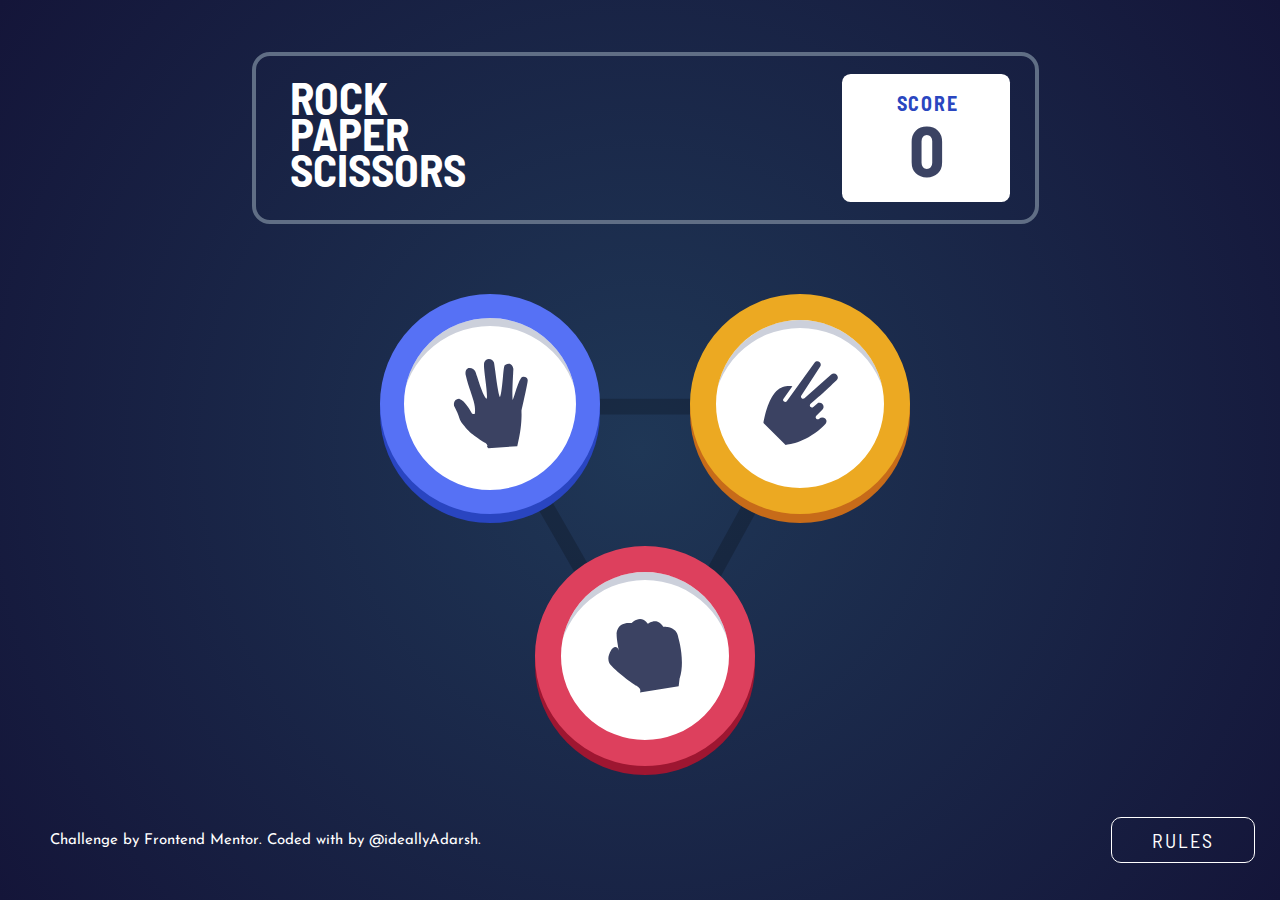
<file: index.html>
<!DOCTYPE html>
<html lang="en">

<head>
    <meta charset="UTF-8">

    <!-- displays site properly based on user's device -->
    <meta name="viewport" content="width=device-width, initial-scale=1.0">

    <title>Frontend Mentor | Rock, Paper, Scissors, Lizard and Spock</title>

    <!-- Stylesheets -->
    <link rel="icon" type="image/png" sizes="32x32" href="./images/favicon-32x32.png">
    <link rel="stylesheet" href="css/main.css">

    <!-- Google Fonts -->
    <link rel="preconnect" href="https://fonts.gstatic.com">
    <link
        href="https://fonts.googleapis.com/css2?family=Barlow+Semi+Condensed:wght@600;700&family=Josefin+Sans:wght@500;600;700&display=swap"
        rel="stylesheet">

    <!-- Font-awesome -->
    <link href="https://kit-pro.fontawesome.com/releases/v5.12.1/css/pro.min.css" rel="stylesheet">

</head>

<body>

    <div class="container">

        <!-- Scoreboard Section -->
        <div class="scoreboard">
            <ul class="scoreboard__list">
                <li class="scoreboard__list__items">Rock</li>
                <li class="scoreboard__list__items">Paper</li>
                <li class="scoreboard__list__items">Scissors</li>
            </ul>
            <div class="scoreboard__score-display">
                <h2 class="scoreboard__score-display__text">
                    Score
                    <span class="scoreboard__score-display__score" id="score">12</span>
                </h2>
            </div>
        </div>
        <!-- End of Scoreboard Section -->

        <!-- Main-Game Section -->
        <main class="main-section">
            <div class="main-game">
                <div class="main-game__container" id="main-game">
                    <img src="./images/bg-triangle.svg" alt="triangle" class="main-game__triangle">
                    <div class="main-game__circle-paper circle" id="paper"></div>
                    <div class="main-game__circle-scissors circle" id="scissors"></div>
                    <div class="main-game__circle-rock circle" id="rock"></div>
                </div>
            </div>

            <!-- Result Section -->
            <section class="result">
                    <div class="player-picked player-picked-container">
                        <h3 class="player-picked__heading">You Picked</h3>
                        <div class="player-picked__circle player-choose"></div>
                    </div>

                    <div class="announcement">
                        <h2 class="announcement__heading heading-winner">You Lose</h2>
                        <div class="announcement__btn reset">Play Again</div>
                    </div>

                    <div class="house-picked house-picked-container">
                        <h3 class="house-picked__heading">The house picked</h3>
                        <div class="house-picked__circle computer-choose"></div>
                    </div>
            </section>
            <!-- End of Result Section -->
        <!-- End of Main-Game Section -->
        </main>

        <!-- Final Section -->
        <div class="final">
            <!-- <div class="btn-final bonus" id="bonus">
                Extended
            </div> -->

            <div class="attribution">
                Challenge by <a href="https://www.frontendmentor.io?ref=challenge" target="_blank">Frontend Mentor</a>.
                Coded with <i class="fad fa-heart heart-footer"></i> by <a href="https://www.twitter.com/ideallyAdarsh"
                    target="_blank">@ideallyAdarsh</a>.
            </div>

            <div class="btn-final rules" id="rules">
                Rules
            </div>
        </div>
        <!--End of Final Section -->
    </div>

    <!-- Modal -->
    <div class="modal-overlay">
        <div class="modal-container">
            <div class="modal-top">
                <h3>Rules</h3>
                <img src="./images/icon-close.svg" alt="close modal" class="close-btn">
            </div>
            <img src="./images/image-rules.svg" alt="Rules" class="img-rules">
        </div>
    </div>
    <!-- End of Modal -->


    <!-- Scripts -->

    <script src="scripts/index.js"></script>
</body>

</html>
</file>
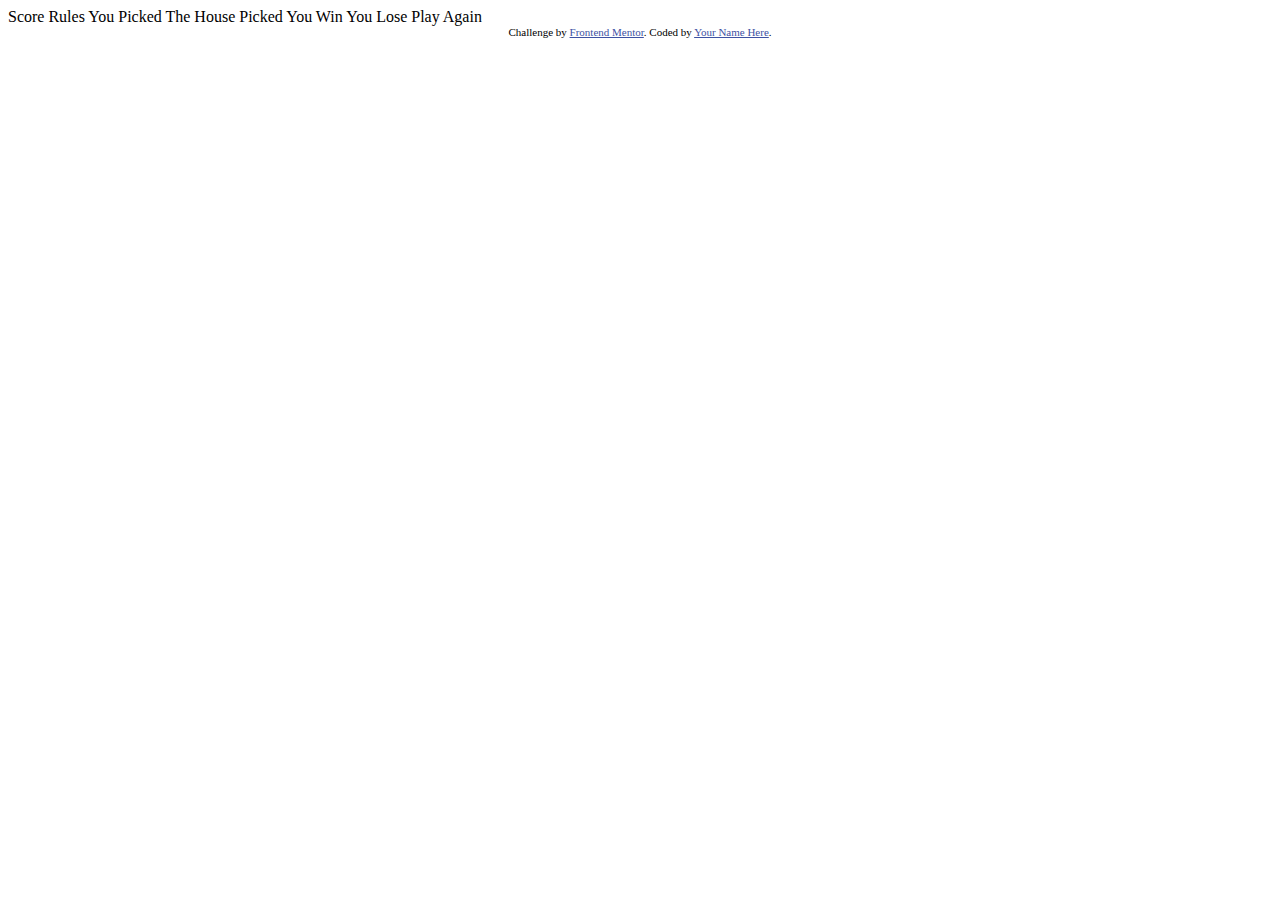
<file: index-guide.html>
<!DOCTYPE html>
<html lang="en">
<head>
  <meta charset="UTF-8">
  <meta name="viewport" content="width=device-width, initial-scale=1.0"> <!-- displays site properly based on user's device -->

  <link rel="icon" type="image/png" sizes="32x32" href="./images/favicon-32x32.png">
  
  <title>Frontend Mentor | Rock, Paper, Scissors, Lizard and Spock</title>

  Score
  Rules

  You Picked
  The House Picked

  You Win
  You Lose

  Play Again

  <!-- Feel free to remove these styles or customise in your own stylesheet 👍 -->
  <style>
    .attribution { font-size: 11px; text-align: center; }
    .attribution a { color: hsl(228, 45%, 44%); }
  </style>
</head>
<body>


  
  <div class="attribution">
    Challenge by <a href="https://www.frontendmentor.io?ref=challenge" target="_blank">Frontend Mentor</a>. 
    Coded by <a href="#">Your Name Here</a>.
  </div>
</body>
</html>
</file>
<file: css/main.css>
/* COLOR VARIABLES */
/*### Primary ####*/
/*### Neutral ###*/
/*### Background ###*/
/* Neon text color */
/* Intial animation for the Circle */
@-webkit-keyframes init-circle-paper {
  0% {
    -webkit-transform: translate(16rem, 115px) scale(0.1) rotate(360deg);
            transform: translate(16rem, 115px) scale(0.1) rotate(360deg);
  }
  100% {
    -webkit-transform: translate() scale(1);
            transform: translate() scale(1);
  }
}
@keyframes init-circle-paper {
  0% {
    -webkit-transform: translate(16rem, 115px) scale(0.1) rotate(360deg);
            transform: translate(16rem, 115px) scale(0.1) rotate(360deg);
  }
  100% {
    -webkit-transform: translate() scale(1);
            transform: translate() scale(1);
  }
}

@-webkit-keyframes init-circle-scissors {
  0% {
    -webkit-transform: translate(-16rem, 115px) scale(0.1) rotate(360deg);
            transform: translate(-16rem, 115px) scale(0.1) rotate(360deg);
  }
  100% {
    -webkit-transform: translate() scale(1);
            transform: translate() scale(1);
  }
}

@keyframes init-circle-scissors {
  0% {
    -webkit-transform: translate(-16rem, 115px) scale(0.1) rotate(360deg);
            transform: translate(-16rem, 115px) scale(0.1) rotate(360deg);
  }
  100% {
    -webkit-transform: translate() scale(1);
            transform: translate() scale(1);
  }
}

@-webkit-keyframes init-circle-rock {
  0% {
    -webkit-transform: translateY(-145px) scale(0.1) rotate(360deg);
            transform: translateY(-145px) scale(0.1) rotate(360deg);
  }
  100% {
    -webkit-transform: translate() scale(1);
            transform: translate() scale(1);
  }
}

@keyframes init-circle-rock {
  0% {
    -webkit-transform: translateY(-145px) scale(0.1) rotate(360deg);
            transform: translateY(-145px) scale(0.1) rotate(360deg);
  }
  100% {
    -webkit-transform: translate() scale(1);
            transform: translate() scale(1);
  }
}

/* End of Intial animation for the Circle */
/* pulse-animation */
@-webkit-keyframes super-pulse {
  25% {
    -webkit-transform: scale(1.2);
            transform: scale(1.2);
  }
  75% {
    -webkit-transform: scale(0.8);
            transform: scale(0.8);
  }
}
@keyframes super-pulse {
  25% {
    -webkit-transform: scale(1.2);
            transform: scale(1.2);
  }
  75% {
    -webkit-transform: scale(0.8);
            transform: scale(0.8);
  }
}

/* end of pulse-animation */
/* result circles*/
@-webkit-keyframes init-circle-result {
  0% {
    -webkit-transform: scale(0) rotate(360deg);
            transform: scale(0) rotate(360deg);
  }
  100% {
    -webkit-transform: scale(1);
            transform: scale(1);
  }
}
@keyframes init-circle-result {
  0% {
    -webkit-transform: scale(0) rotate(360deg);
            transform: scale(0) rotate(360deg);
  }
  100% {
    -webkit-transform: scale(1);
            transform: scale(1);
  }
}

@-webkit-keyframes result-slide-left {
  0% {
    -webkit-transform: translateX(0rem);
            transform: translateX(0rem);
  }
  100% {
    -webkit-transform: translateX(-12rem);
            transform: translateX(-12rem);
  }
}

@keyframes result-slide-left {
  0% {
    -webkit-transform: translateX(0rem);
            transform: translateX(0rem);
  }
  100% {
    -webkit-transform: translateX(-12rem);
            transform: translateX(-12rem);
  }
}

@-webkit-keyframes result-slide-right {
  0% {
    -webkit-transform: translateX(0rem);
            transform: translateX(0rem);
  }
  100% {
    -webkit-transform: translateX(11rem);
            transform: translateX(11rem);
  }
}

@keyframes result-slide-right {
  0% {
    -webkit-transform: translateX(0rem);
            transform: translateX(0rem);
  }
  100% {
    -webkit-transform: translateX(11rem);
            transform: translateX(11rem);
  }
}

@-webkit-keyframes result-announcement {
  0% {
    -webkit-transform: scale(0);
            transform: scale(0);
  }
  100% {
    -webkit-transform: scale(1);
            transform: scale(1);
  }
}

@keyframes result-announcement {
  0% {
    -webkit-transform: scale(0);
            transform: scale(0);
  }
  100% {
    -webkit-transform: scale(1);
            transform: scale(1);
  }
}

*,
*::after,
*::before {
  margin: 0;
  padding: 0;
  -webkit-box-sizing: inherit;
          box-sizing: inherit;
}

html {
  font-size: 62.5%;
}

body {
  -webkit-box-sizing: border-box;
          box-sizing: border-box;
  background-image: radial-gradient(circle, #1f3756, #141539);
  background-attachment: fixed;
  font-family: 'Barlow Semi Condensed', sans-serif;
}

body .container {
  margin: 0 auto;
  width: 100%;
  height: 100%;
  display: -webkit-box;
  display: -ms-flexbox;
  display: flex;
  -webkit-box-orient: vertical;
  -webkit-box-direction: normal;
      -ms-flex-direction: column;
          flex-direction: column;
  -webkit-box-align: center;
      -ms-flex-align: center;
          align-items: center;
  text-decoration: none;
  overflow: hidden;
}

body .container-blur {
  -webkit-filter: blur(5px);
          filter: blur(5px);
}

.final {
  text-align: center;
  width: 100%;
  padding: 3.3rem 2.5rem 3.5rem 5rem;
  display: -webkit-box;
  display: -ms-flexbox;
  display: flex;
  -webkit-box-pack: justify;
      -ms-flex-pack: justify;
          justify-content: space-between;
  -webkit-box-align: center;
      -ms-flex-align: center;
          align-items: center;
  color: #fff;
}

@media screen and (max-width: 800px) {
  .final {
    -webkit-box-orient: vertical;
    -webkit-box-direction: normal;
        -ms-flex-direction: column;
            flex-direction: column;
    padding: 3.5rem 2.5rem 2rem 2.5rem;
    margin-top: 10rem;
  }
}

.btn-final {
  cursor: pointer;
  text-transform: uppercase;
  font-size: 2rem;
  padding: 1rem 4rem;
  letter-spacing: .2rem;
  border-radius: 1rem;
  border: 0.3px solid #fff;
  position: relative;
  -webkit-transition: all .3s;
  transition: all .3s;
}

@media screen and (max-width: 800px) {
  .btn-final {
    -webkit-box-ordinal-group: 0;
        -ms-flex-order: -1;
            order: -1;
    margin-bottom: 2rem;
    padding: .8rem 3.5rem;
    font-size: 1.8rem;
  }
}

.btn-final:hover {
  color: #1f3756;
}

.btn-final:active {
  -webkit-transform: scale(0.9);
          transform: scale(0.9);
}

.btn-final::after {
  position: absolute;
  content: '';
  width: 100%;
  height: 100%;
  border-radius: 1rem;
  top: 0;
  left: 0;
  -webkit-transform: scale(0);
          transform: scale(0);
  -webkit-transform-origin: top;
          transform-origin: top;
  background: #fff;
  z-index: 1;
  -webkit-transition: all ease-in .3s;
  transition: all ease-in .3s;
}

.btn-final:hover::after {
  -webkit-transform-origin: bottom;
          transform-origin: bottom;
  -webkit-transform: scale(1);
          transform: scale(1);
  z-index: -1;
}

.attribution {
  font-family: 'Josefin Sans', sans-serif;
  font-size: 1.5rem;
}

@media screen and (max-width: 500px) {
  .attribution {
    font-size: 1.4rem;
  }
}

.attribution a {
  color: #fff;
  text-decoration: none;
  position: relative;
  z-index: 1;
  line-height: 2.5rem;
}

.attribution a::after {
  padding: 1rem;
  position: absolute;
  content: '';
  bottom: 0;
  left: 0;
  background: #fff;
  height: 100%;
  width: 100%;
  -webkit-transform: scaleX(0);
          transform: scaleX(0);
  -webkit-transform-origin: right;
          transform-origin: right;
  -webkit-transition: all .3s ease-in;
  transition: all .3s ease-in;
  z-index: -1;
}

.attribution a:hover {
  color: #1f3756;
}

.attribution a:hover::after {
  -webkit-transform: scaleX(1);
          transform: scaleX(1);
  -webkit-transform-origin: left;
          transform-origin: left;
}

.heart-footer {
  font-size: 2rem;
  color: #ff6128;
  -webkit-animation: super-pulse infinite .8s;
          animation: super-pulse infinite .8s;
}

.modal-overlay {
  position: fixed;
  top: 0;
  left: 0;
  width: 100%;
  height: 100%;
  display: -webkit-box;
  display: -ms-flexbox;
  display: flex;
  -webkit-box-pack: center;
      -ms-flex-pack: center;
          justify-content: center;
  -webkit-box-align: center;
      -ms-flex-align: center;
          align-items: center;
  z-index: 10;
  -webkit-transform: scale(0);
          transform: scale(0);
  -webkit-transform-origin: 95% 93%;
          transform-origin: 95% 93%;
  -webkit-transition: all .5s;
  transition: all .5s;
}

@media screen and (max-width: 800px) {
  .modal-overlay {
    -webkit-transform-origin: 51% 88%;
            transform-origin: 51% 88%;
  }
}

/* OPEN/CLOSE MODAL */
.open-modal {
  -webkit-transform: scale(1);
          transform: scale(1);
}

.modal-container {
  color: #1f3756;
  font-size: 3rem;
  text-transform: uppercase;
  background: #fff;
  border-radius: 1rem;
  width: 45rem;
  height: 46rem;
  text-align: center;
}

@media screen and (max-width: 800px) {
  .modal-container {
    font-size: 2.5rem;
    width: 40rem;
    height: 41rem;
  }
}

@media screen and (max-width: 500px) {
  .modal-container {
    width: 30rem;
    height: 31rem;
    font-size: 2.4rem;
  }
}

.modal-container .modal-top {
  padding: 4rem;
  width: 100%;
  display: -webkit-box;
  display: -ms-flexbox;
  display: flex;
  -webkit-box-pack: justify;
      -ms-flex-pack: justify;
          justify-content: space-between;
  -webkit-box-align: center;
      -ms-flex-align: center;
          align-items: center;
}

@media screen and (max-width: 500px) {
  .modal-container .modal-top {
    padding: 3rem;
  }
}

@media screen and (max-width: 500px) {
  .img-rules {
    width: 75%;
  }
}

.close-btn {
  cursor: pointer;
  -webkit-transition: all .3s;
  transition: all .3s;
}

.close-btn:hover {
  -webkit-transform: scale(1.3);
          transform: scale(1.3);
}

.scoreboard {
  text-transform: uppercase;
  margin: 5.2rem 0 0 1rem;
  border-radius: 1.8rem;
  border: 0.4rem solid #606e85;
  width: 78.7rem;
  height: 17.2rem;
  padding: 0 2.5rem 0 3.4rem;
  display: -webkit-box;
  display: -ms-flexbox;
  display: flex;
  -webkit-box-orient: horizontal;
  -webkit-box-direction: normal;
      -ms-flex-direction: row;
          flex-direction: row;
  -webkit-box-pack: justify;
      -ms-flex-pack: justify;
          justify-content: space-between;
  -webkit-box-align: center;
      -ms-flex-align: center;
          align-items: center;
}

@media screen and (max-width: 800px) {
  .scoreboard {
    width: 49rem;
    height: 12rem;
  }
}

@media screen and (max-width: 500px) {
  .scoreboard {
    width: 30rem;
    height: 9rem;
    border-radius: 1rem;
    margin: 4rem 0 0 .5rem;
    padding: 0 1.5rem;
  }
}

.scoreboard__list {
  margin-top: -1rem;
  display: -webkit-box;
  display: -ms-flexbox;
  display: flex;
  -webkit-box-orient: vertical;
  -webkit-box-direction: normal;
      -ms-flex-direction: column;
          flex-direction: column;
  list-style: none;
}

.scoreboard__list__items {
  color: #fff;
  font-weight: 700;
  font-size: 4.5rem;
  line-height: 3.6rem;
  -webkit-animation: neon-text .08s ease-in-out infinite alternate;
          animation: neon-text .08s ease-in-out infinite alternate;
}

@media screen and (max-width: 800px) {
  .scoreboard__list__items {
    font-size: 3.1rem;
    line-height: 3rem;
  }
}

@media screen and (max-width: 500px) {
  .scoreboard__list__items {
    font-size: 2rem;
    line-height: 2.1rem;
  }
}

.scoreboard__score-display {
  background-color: #fff;
  width: 16.8rem;
  height: 12.8rem;
  border-radius: .86rem;
  display: -webkit-box;
  display: -ms-flexbox;
  display: flex;
  -webkit-box-pack: center;
      -ms-flex-pack: center;
          justify-content: center;
  padding: 1.7rem 0 0 .4rem;
  -webkit-animation: neon-box .08s ease-in-out infinite alternate;
          animation: neon-box .08s ease-in-out infinite alternate;
}

@media screen and (max-width: 800px) {
  .scoreboard__score-display {
    width: 12.8rem;
    height: 8.8rem;
    padding: 1.3rem 0 0 .4rem;
  }
}

@media screen and (max-width: 500px) {
  .scoreboard__score-display {
    width: 9.8rem;
    height: 7rem;
    padding: 1rem 0 0 .4rem;
  }
}

.scoreboard__score-display__text {
  letter-spacing: .17rem;
  font-size: 2rem;
  text-align: center;
  color: #2a46c0;
}

@media screen and (max-width: 800px) {
  .scoreboard__score-display__text {
    font-size: 1.5rem;
  }
}

.scoreboard__score-display__text span {
  display: block;
  font-size: 7rem;
  color: #3b4363;
  margin-top: -.8rem;
}

@media screen and (max-width: 800px) {
  .scoreboard__score-display__text span {
    font-size: 5rem;
  }
}

@media screen and (max-width: 500px) {
  .scoreboard__score-display__text span {
    font-size: 3.5rem;
  }
}

.main-section {
  position: relative;
  height: 56rem;
  display: -webkit-box;
  display: -ms-flexbox;
  display: flex;
  -webkit-box-pack: center;
      -ms-flex-pack: center;
          justify-content: center;
}

@media screen and (max-width: 800px) {
  .main-section {
    height: 45rem;
  }
}

@media screen and (max-width: 500px) {
  .main-section {
    height: 30rem;
  }
}

.main-game {
  position: absolute;
  padding: 5rem 0;
  -webkit-transition: all .5s;
  transition: all .5s;
}

@media screen and (max-width: 500px) {
  .main-game {
    padding: 2rem 0;
  }
}

.main-game__container {
  position: relative;
}

.main-game__triangle {
  width: 32rem;
  height: 30rem;
  margin: 12rem 0 0 1rem;
}

@media screen and (max-width: 800px) {
  .main-game__triangle {
    width: 26rem;
    height: 24rem;
  }
}

@media screen and (max-width: 500px) {
  .main-game__triangle {
    width: 20rem;
    height: 18rem;
    margin-left: 0;
  }
}

.main-game__circle-paper {
  position: absolute;
  width: 22rem;
  height: 22rem;
  border-radius: 50%;
  display: -webkit-box;
  display: -ms-flexbox;
  display: flex;
  -webkit-box-pack: center;
      -ms-flex-pack: center;
          justify-content: center;
  -webkit-box-align: center;
      -ms-flex-align: center;
          align-items: center;
  cursor: pointer;
  -webkit-transition: all .2s;
  transition: all .2s;
  top: 2rem;
  left: -9.5rem;
  border: 2.4rem solid #5671f5;
  -webkit-box-shadow: 0px 11px 0px -3px #CCD0DB inset, 0 9px 0 0 #2945C1;
          box-shadow: 0px 11px 0px -3px #CCD0DB inset, 0 9px 0 0 #2945C1;
  background: #fff url("../images/icon-paper.svg") no-repeat center;
  background-size: 7.5rem;
  -webkit-animation: init-circle-paper .8s;
          animation: init-circle-paper .8s;
}

@media screen and (max-width: 800px) {
  .main-game__circle-paper {
    width: 19rem;
    height: 19rem;
  }
}

@media screen and (max-width: 500px) {
  .main-game__circle-paper {
    width: 13rem;
    height: 13rem;
  }
}

.main-game__circle-paper:active {
  -webkit-transform: scale(0.9);
          transform: scale(0.9);
}

@media screen and (max-width: 800px) {
  .main-game__circle-paper {
    border: 2.5rem solid #5671f5;
    -webkit-box-shadow: 0px 9px 0px -3px #CCD0DB inset, 0 7px 0 0 #2945C1;
            box-shadow: 0px 9px 0px -3px #CCD0DB inset, 0 7px 0 0 #2945C1;
    background-size: 6rem;
  }
}

@media screen and (max-width: 500px) {
  .main-game__circle-paper {
    top: 5rem;
    left: -4rem;
    border: 1.8rem solid #5671f5;
    background-size: 5.5rem;
  }
}

.main-game__circle-scissors {
  top: 2rem;
  right: -10.5rem;
  position: absolute;
  width: 22rem;
  height: 22rem;
  border-radius: 50%;
  display: -webkit-box;
  display: -ms-flexbox;
  display: flex;
  -webkit-box-pack: center;
      -ms-flex-pack: center;
          justify-content: center;
  -webkit-box-align: center;
      -ms-flex-align: center;
          align-items: center;
  cursor: pointer;
  -webkit-transition: all .2s;
  transition: all .2s;
  border: 2.6rem solid #eca922;
  -webkit-box-shadow: 0px 11px 0px -3px #CCD0DB inset, 0 9px 0 0 #C76B19;
          box-shadow: 0px 11px 0px -3px #CCD0DB inset, 0 9px 0 0 #C76B19;
  background: #fff url("../images/icon-scissors.svg") no-repeat center;
  background-size: 7.5rem;
  -webkit-animation: init-circle-scissors .8s;
          animation: init-circle-scissors .8s;
}

@media screen and (max-width: 800px) {
  .main-game__circle-scissors {
    width: 19rem;
    height: 19rem;
  }
}

@media screen and (max-width: 500px) {
  .main-game__circle-scissors {
    width: 13rem;
    height: 13rem;
  }
}

.main-game__circle-scissors:active {
  -webkit-transform: scale(0.9);
          transform: scale(0.9);
}

@media screen and (max-width: 800px) {
  .main-game__circle-scissors {
    border: 2.5rem solid #eca922;
    -webkit-box-shadow: 0px 9px 0px -3px #CCD0DB inset, 0 7px 0 0 #C76B19;
            box-shadow: 0px 9px 0px -3px #CCD0DB inset, 0 7px 0 0 #C76B19;
    background-size: 6rem;
  }
}

@media screen and (max-width: 500px) {
  .main-game__circle-scissors {
    top: 5rem;
    right: -5rem;
    border: 1.8rem solid #eca922;
    background-size: 5.5rem;
  }
}

.main-game__circle-rock {
  bottom: -7rem;
  right: 5rem;
  position: absolute;
  width: 22rem;
  height: 22rem;
  border-radius: 50%;
  display: -webkit-box;
  display: -ms-flexbox;
  display: flex;
  -webkit-box-pack: center;
      -ms-flex-pack: center;
          justify-content: center;
  -webkit-box-align: center;
      -ms-flex-align: center;
          align-items: center;
  cursor: pointer;
  -webkit-transition: all .2s;
  transition: all .2s;
  border: 2.6rem solid #dd405d;
  -webkit-box-shadow: 0px 11px 0px -3px #CCD0DB inset, 0 9px 0 0 #9E1631;
          box-shadow: 0px 11px 0px -3px #CCD0DB inset, 0 9px 0 0 #9E1631;
  background: #fff url("../images/icon-rock.svg") no-repeat center;
  background-size: 7.5rem;
  -webkit-animation: init-circle-rock .8s;
          animation: init-circle-rock .8s;
}

@media screen and (max-width: 800px) {
  .main-game__circle-rock {
    width: 19rem;
    height: 19rem;
  }
}

@media screen and (max-width: 500px) {
  .main-game__circle-rock {
    width: 13rem;
    height: 13rem;
  }
}

.main-game__circle-rock:active {
  -webkit-transform: scale(0.9);
          transform: scale(0.9);
}

@media screen and (max-width: 800px) {
  .main-game__circle-rock {
    border: 2.5rem solid #dd405d;
    -webkit-box-shadow: 0px 9px 0px -3px #CCD0DB inset, 0 7px 0 0 #9E1631;
            box-shadow: 0px 9px 0px -3px #CCD0DB inset, 0 7px 0 0 #9E1631;
    background-size: 6rem;
  }
}

@media screen and (max-width: 500px) {
  .main-game__circle-rock {
    bottom: -4rem;
    right: 3.5rem;
    border: 1.8rem solid #dd405d;
    background-size: 5.5rem;
  }
}

.show-main {
  -webkit-transform: translate(-300rem);
          transform: translate(-300rem);
}

.show-result {
  -webkit-transform: translateX(0rem) !important;
          transform: translateX(0rem) !important;
}

.result {
  -webkit-transform: translateX(300rem);
          transform: translateX(300rem);
  display: none;
  width: 100%;
  display: -webkit-box;
  display: -ms-flexbox;
  display: flex;
  -ms-flex-pack: distribute;
      justify-content: space-around;
  padding: 0px 32rem;
  -webkit-transition: all .5s;
  transition: all .5s;
}

@media screen and (max-width: 800px) {
  .result {
    -webkit-box-pack: center;
        -ms-flex-pack: center;
            justify-content: center;
    -webkit-box-align: start;
        -ms-flex-align: start;
            align-items: flex-start;
  }
}

@media screen and (max-width: 500px) {
  .result {
    width: 80%;
    margin-top: -5rem;
    padding: 0px 11rem;
  }
}

.player-picked {
  margin-top: 8rem;
  position: relative;
  display: -webkit-box;
  display: -ms-flexbox;
  display: flex;
  -webkit-box-orient: vertical;
  -webkit-box-direction: normal;
      -ms-flex-direction: column;
          flex-direction: column;
  -webkit-box-pack: center;
      -ms-flex-pack: center;
          justify-content: center;
  -webkit-box-align: center;
      -ms-flex-align: center;
          align-items: center;
  text-transform: uppercase;
  margin-top: 8rem;
  text-transform: uppercase;
  -webkit-transform: translate(-12rem);
          transform: translate(-12rem);
}

.player-picked__heading {
  font-size: 2.6rem;
  letter-spacing: .3rem;
  color: #fff;
  text-align: center;
}

@media screen and (max-width: 800px) {
  .player-picked__heading {
    font-size: 2rem;
  }
}

@media screen and (max-width: 500px) {
  .player-picked__heading {
    -webkit-box-ordinal-group: 2;
        -ms-flex-order: 1;
            order: 1;
    font-size: 1.2rem;
  }
}

.announcement {
  width: 25rem;
  margin-top: 15rem;
  display: -webkit-box;
  display: -ms-flexbox;
  display: flex;
  -webkit-box-orient: vertical;
  -webkit-box-direction: normal;
      -ms-flex-direction: column;
          flex-direction: column;
  -webkit-box-pack: center;
      -ms-flex-pack: center;
          justify-content: center;
  -webkit-box-align: center;
      -ms-flex-align: center;
          align-items: center;
  text-transform: uppercase;
}

@media screen and (max-width: 800px) {
  .announcement {
    position: absolute;
    bottom: -10rem;
  }
}

@media screen and (max-width: 500px) {
  .announcement {
    bottom: -7rem;
  }
}

.announcement__heading {
  font-size: 2.6rem;
  letter-spacing: .3rem;
  color: #fff;
  text-align: center;
  font-size: 6rem;
  margin-bottom: .7rem;
}

@media screen and (max-width: 800px) {
  .announcement__heading {
    font-size: 2rem;
  }
}

@media screen and (max-width: 1150px) {
  .announcement__heading {
    font-size: 4rem;
  }
}

@media screen and (max-width: 800px) {
  .announcement__heading {
    font-size: 3.5rem;
  }
}

.announcement__btn {
  font-size: 2rem;
  border: 0.34rem #fff solid;
  border-radius: 1rem;
  padding: 1.4rem 4rem;
  color: #1f3756;
  background: #fff;
  -webkit-transition: all .5s;
  transition: all .5s;
  cursor: pointer;
}

.announcement__btn__hover {
  -webkit-transform: scale(1.1);
          transform: scale(1.1);
}

.announcement__btn:active {
  -webkit-transform: scale(0.9);
          transform: scale(0.9);
}

@media screen and (max-width: 1150px) {
  .announcement__btn {
    padding: 1.2rem 3.2rem;
    font-size: 1.8rem;
  }
}

@media screen and (max-width: 800px) {
  .announcement__btn {
    padding: 1rem 3rem;
  }
}

@media screen and (max-width: 500px) {
  .announcement__btn {
    padding: 1rem 2.8rem;
    font-size: 1.6rem;
  }
}

.house-picked {
  margin-top: 8rem;
  position: relative;
  display: -webkit-box;
  display: -ms-flexbox;
  display: flex;
  -webkit-box-orient: vertical;
  -webkit-box-direction: normal;
      -ms-flex-direction: column;
          flex-direction: column;
  -webkit-box-pack: center;
      -ms-flex-pack: center;
          justify-content: center;
  -webkit-box-align: center;
      -ms-flex-align: center;
          align-items: center;
  text-transform: uppercase;
  margin-top: 8rem;
  text-transform: uppercase;
  -webkit-transform: translate(11rem);
          transform: translate(11rem);
}

.house-picked__heading {
  font-size: 2.6rem;
  letter-spacing: .3rem;
  color: #fff;
  text-align: center;
}

@media screen and (max-width: 800px) {
  .house-picked__heading {
    font-size: 2rem;
  }
}

@media screen and (max-width: 500px) {
  .house-picked__heading {
    -webkit-box-ordinal-group: 2;
        -ms-flex-order: 1;
            order: 1;
    font-size: 1.2rem;
  }
}

.announcement-magic {
  -webkit-animation: result-announcement 0.5s ease 2s backwards;
          animation: result-announcement 0.5s ease 2s backwards;
}

.player-magic-init {
  -webkit-animation: result-slide-left 0.5s 2s backwards;
          animation: result-slide-left 0.5s 2s backwards;
}

@media screen and (max-width: 1150px) {
  .player-magic-init {
    -webkit-transform: translateX(-5rem);
            transform: translateX(-5rem);
    -webkit-animation: none;
            animation: none;
  }
}

@media screen and (max-width: 800px) {
  .player-magic-init {
    tranform: transateX(-4rem);
    width: 21rem;
  }
}

@media screen and (max-width: 500px) {
  .player-magic-init {
    -webkit-transform: translateX(-2rem);
            transform: translateX(-2rem);
  }
}

.computer-magic-init {
  -webkit-animation: result-slide-right 0.5s ease 2s backwards;
          animation: result-slide-right 0.5s ease 2s backwards;
}

@media screen and (max-width: 1150px) {
  .computer-magic-init {
    -webkit-transform: translateX(4rem);
            transform: translateX(4rem);
    -webkit-animation: none;
            animation: none;
  }
}

@media screen and (max-width: 800px) {
  .computer-magic-init {
    tranform: transateX(2rem);
    width: 21rem;
  }
}

@media screen and (max-width: 500px) {
  .computer-magic-init {
    -webkit-transform: translateX(0);
            transform: translateX(0);
  }
}

.paper-magic {
  margin: 7rem 0 5rem 0;
  width: 32rem;
  height: 32rem;
  border-radius: 50%;
  display: -webkit-box;
  display: -ms-flexbox;
  display: flex;
  -webkit-box-pack: center;
      -ms-flex-pack: center;
          justify-content: center;
  -webkit-box-align: center;
      -ms-flex-align: center;
          align-items: center;
  -webkit-transition: all .2s;
  transition: all .2s;
  position: realtive;
  background: #fff url("../images/icon-paper.svg") no-repeat center;
  -webkit-box-shadow: 0px 15px 0px -3px #CCD0DB inset, 0 13px 0 0 #2945C1;
          box-shadow: 0px 15px 0px -3px #CCD0DB inset, 0 13px 0 0 #2945C1;
  border: 3.5rem solid #5671f5;
  -webkit-animation: init-circle-result .5s 1s backwards;
          animation: init-circle-result .5s 1s backwards;
  background-size: 10rem;
}

@media screen and (max-width: 1150px) {
  .paper-magic {
    width: 25rem;
    height: 25rem;
    border-size: 2.8rem !important;
    background-size: 8rem;
  }
}

@media screen and (max-width: 800px) {
  .paper-magic {
    width: 20rem;
    height: 20rem;
    background-size: 6rem;
  }
}

@media screen and (max-width: 500px) {
  .paper-magic {
    width: 12rem;
    height: 12rem;
    margin: 2rem 0;
    background-size: 4.5rem;
  }
}

@media screen and (max-width: 1150px) {
  .paper-magic {
    -webkit-box-shadow: 0px 13px 0px -3px #CCD0DB inset, 0 11px 0 0 #2945C1;
            box-shadow: 0px 13px 0px -3px #CCD0DB inset, 0 11px 0 0 #2945C1;
    border: 3rem solid #5671f5;
  }
}

@media screen and (max-width: 800px) {
  .paper-magic {
    -webkit-box-shadow: 0px 10px 0px -3px #CCD0DB inset, 0 8px 0 0 #2945C1;
            box-shadow: 0px 10px 0px -3px #CCD0DB inset, 0 8px 0 0 #2945C1;
  }
}

@media screen and (max-width: 500px) {
  .paper-magic {
    -webkit-box-shadow: 0px 10px 0px -3px #CCD0DB inset, 0 7px 0 0 #2945C1;
            box-shadow: 0px 10px 0px -3px #CCD0DB inset, 0 7px 0 0 #2945C1;
    border: 1.5rem solid #5671f5;
  }
}

.rock-magic {
  margin: 7rem 0 5rem 0;
  width: 32rem;
  height: 32rem;
  border-radius: 50%;
  display: -webkit-box;
  display: -ms-flexbox;
  display: flex;
  -webkit-box-pack: center;
      -ms-flex-pack: center;
          justify-content: center;
  -webkit-box-align: center;
      -ms-flex-align: center;
          align-items: center;
  -webkit-transition: all .2s;
  transition: all .2s;
  position: realtive;
  background: #fff url("../images/icon-rock.svg") no-repeat center;
  -webkit-box-shadow: 0px 15px 0px -3px #CCD0DB inset, 0 13px 0 0 #9E1631;
          box-shadow: 0px 15px 0px -3px #CCD0DB inset, 0 13px 0 0 #9E1631;
  border: 3.5rem solid #dd405d;
  -webkit-animation: init-circle-result .5s 1s backwards;
          animation: init-circle-result .5s 1s backwards;
  background-size: 10rem;
}

@media screen and (max-width: 1150px) {
  .rock-magic {
    width: 25rem;
    height: 25rem;
    border-size: 2.8rem !important;
    background-size: 8rem;
  }
}

@media screen and (max-width: 800px) {
  .rock-magic {
    width: 20rem;
    height: 20rem;
    background-size: 6rem;
  }
}

@media screen and (max-width: 500px) {
  .rock-magic {
    width: 12rem;
    height: 12rem;
    margin: 2rem 0;
    background-size: 4.5rem;
  }
}

@media screen and (max-width: 1150px) {
  .rock-magic {
    -webkit-box-shadow: 0px 13px 0px -3px #CCD0DB inset, 0 11px 0 0 #9E1631;
            box-shadow: 0px 13px 0px -3px #CCD0DB inset, 0 11px 0 0 #9E1631;
    border: 3rem solid #dd405d;
  }
}

@media screen and (max-width: 800px) {
  .rock-magic {
    -webkit-box-shadow: 0px 10px 0px -3px #CCD0DB inset, 0 8px 0 0 #9E1631;
            box-shadow: 0px 10px 0px -3px #CCD0DB inset, 0 8px 0 0 #9E1631;
  }
}

@media screen and (max-width: 500px) {
  .rock-magic {
    -webkit-box-shadow: 0px 10px 0px -3px #CCD0DB inset, 0 7px 0 0 #9E1631;
            box-shadow: 0px 10px 0px -3px #CCD0DB inset, 0 7px 0 0 #9E1631;
    border: 1.5rem solid #dd405d;
  }
}

.scissors-magic {
  margin: 7rem 0 5rem 0;
  width: 32rem;
  height: 32rem;
  border-radius: 50%;
  display: -webkit-box;
  display: -ms-flexbox;
  display: flex;
  -webkit-box-pack: center;
      -ms-flex-pack: center;
          justify-content: center;
  -webkit-box-align: center;
      -ms-flex-align: center;
          align-items: center;
  -webkit-transition: all .2s;
  transition: all .2s;
  position: realtive;
  background: #fff url("../images/icon-scissors.svg") no-repeat center;
  -webkit-box-shadow: 0px 15px 0px -3px #CCD0DB inset, 0 13px 0 0 #C76B19;
          box-shadow: 0px 15px 0px -3px #CCD0DB inset, 0 13px 0 0 #C76B19;
  border: 3.5rem solid #eca922;
  -webkit-animation: init-circle-result .5s 1s backwards;
          animation: init-circle-result .5s 1s backwards;
  background-size: 10rem;
}

@media screen and (max-width: 1150px) {
  .scissors-magic {
    width: 25rem;
    height: 25rem;
    border-size: 2.8rem !important;
    background-size: 8rem;
  }
}

@media screen and (max-width: 800px) {
  .scissors-magic {
    width: 20rem;
    height: 20rem;
    background-size: 6rem;
  }
}

@media screen and (max-width: 500px) {
  .scissors-magic {
    width: 12rem;
    height: 12rem;
    margin: 2rem 0;
    background-size: 4.5rem;
  }
}

@media screen and (max-width: 1150px) {
  .scissors-magic {
    -webkit-box-shadow: 0px 13px 0px -3px #CCD0DB inset, 0 11px 0 0 #C76B19;
            box-shadow: 0px 13px 0px -3px #CCD0DB inset, 0 11px 0 0 #C76B19;
    border: 3rem solid #eca922;
  }
}

@media screen and (max-width: 800px) {
  .scissors-magic {
    -webkit-box-shadow: 0px 10px 0px -3px #CCD0DB inset, 0 8px 0 0 #C76B19;
            box-shadow: 0px 10px 0px -3px #CCD0DB inset, 0 8px 0 0 #C76B19;
  }
}

@media screen and (max-width: 500px) {
  .scissors-magic {
    -webkit-box-shadow: 0px 10px 0px -3px #CCD0DB inset, 0 7px 0 0 #C76B19;
            box-shadow: 0px 10px 0px -3px #CCD0DB inset, 0 7px 0 0 #C76B19;
    border: 1.5rem solid #eca922;
  }
}
/*# sourceMappingURL=main.css.map */
</file>
